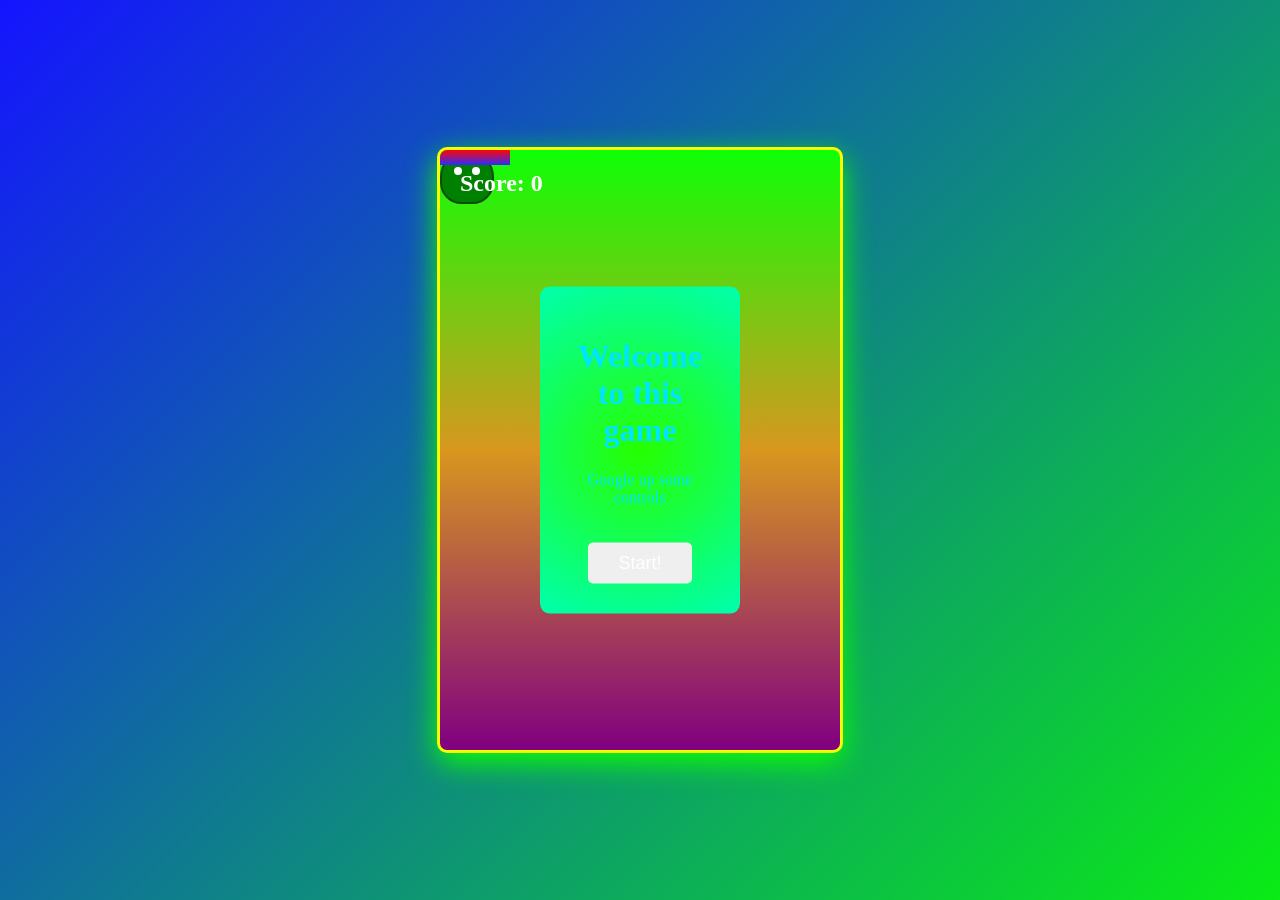
<file: games/doodle_jump/index.html>
<!DOCTYPE html>
<html lang="en">
<head>
    <meta charset="UTF-8">
    <meta name="viewport" content="width=device-width, initial-scale=1.0">
    <title>Document</title>
    <link rel = "stylesheet" href = "styles.css">
    <script src="script.js" defer></script>

</head>
<body>
    <div id = "gameContainer">
        <div id = "score">Score: 0</div>
        <div id = "player"></div>
        <div id="gameOver">
            <h1>Game Over!</h1>
            <button onclick="startGame()">Redeem Yourself! </button>
        </div>

        <div id = "startscreen">
            <h1>Welcome to this game </h1>
            <p> Google up some controls</p>
            <button onclick="startGame()">Start!</button>
        </div>
        <div class="platform"></div>

        <img src="../../Zombie_PvZ.webp" width="500" id="zombo">
    
    </div>
</body>
</html>
</file>
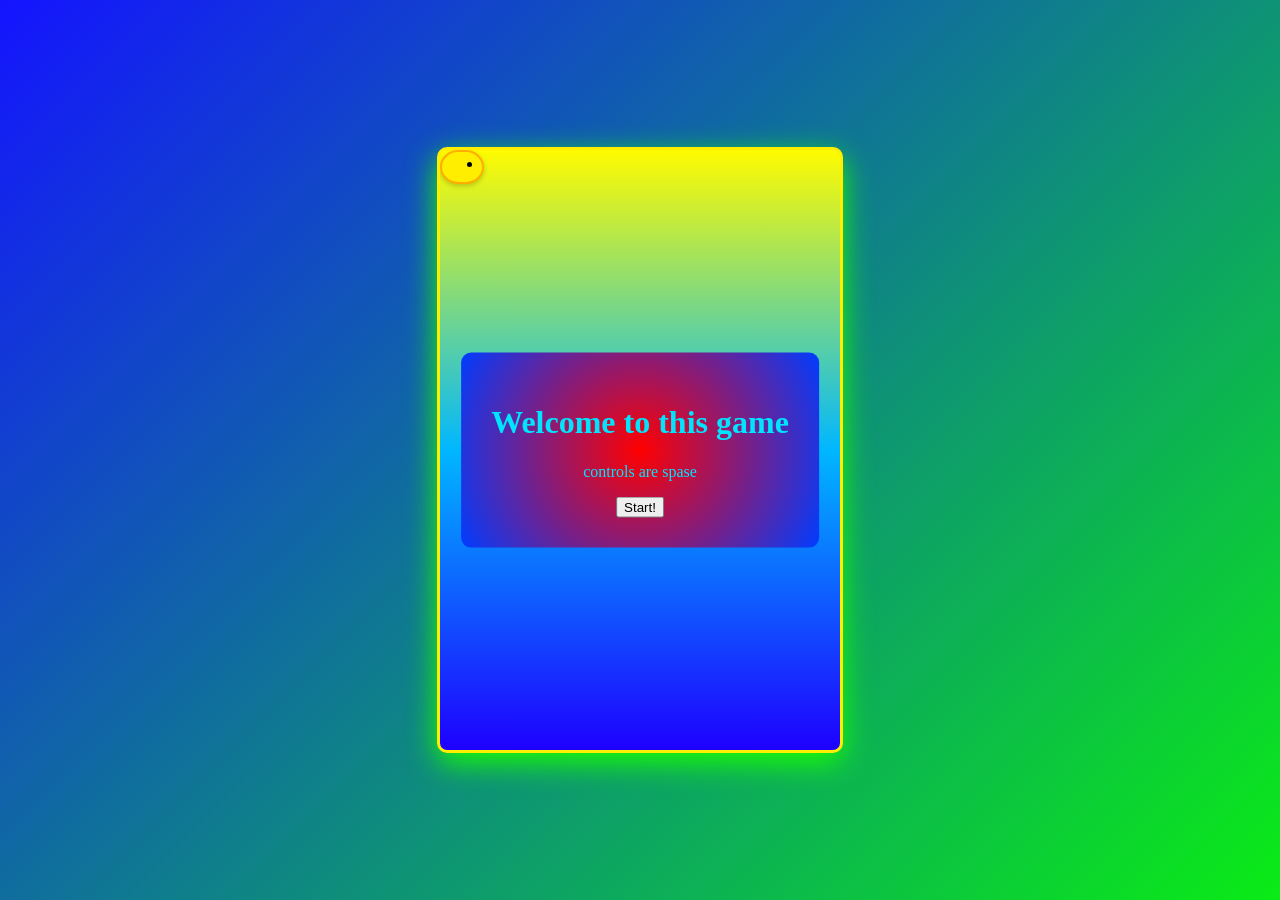
<file: games/flappy_bird/index.html>
<!DOCTYPE html>
<html lang="en">
<head>
    <meta charset="UTF-8">
    <meta name="viewport" content="width=device-width, initial-scale=1.0">
    <link href="./styles.css" rel="stylesheet">
    <script src="./script.js" defer></script>
    <title>Document</title>
</head>
<body>
    

    <div id="gameContainer">    
        <div id="bird"></div>
    </div>

    <div id="gameOver">
            <h1>Game Over!</h1>
            <p>Your Score: <span id="finalScore">0</span> </p>
            <button onclick="startGame()">Redeem Yourself! </button>
        </div>
    <div id = "startscreen">
        <h1>Welcome to this game </h1>
        <p> controls are spase</p>
        <button onclick="startGame()">Start!</button>
    </div>

</body>
</html>
</file>
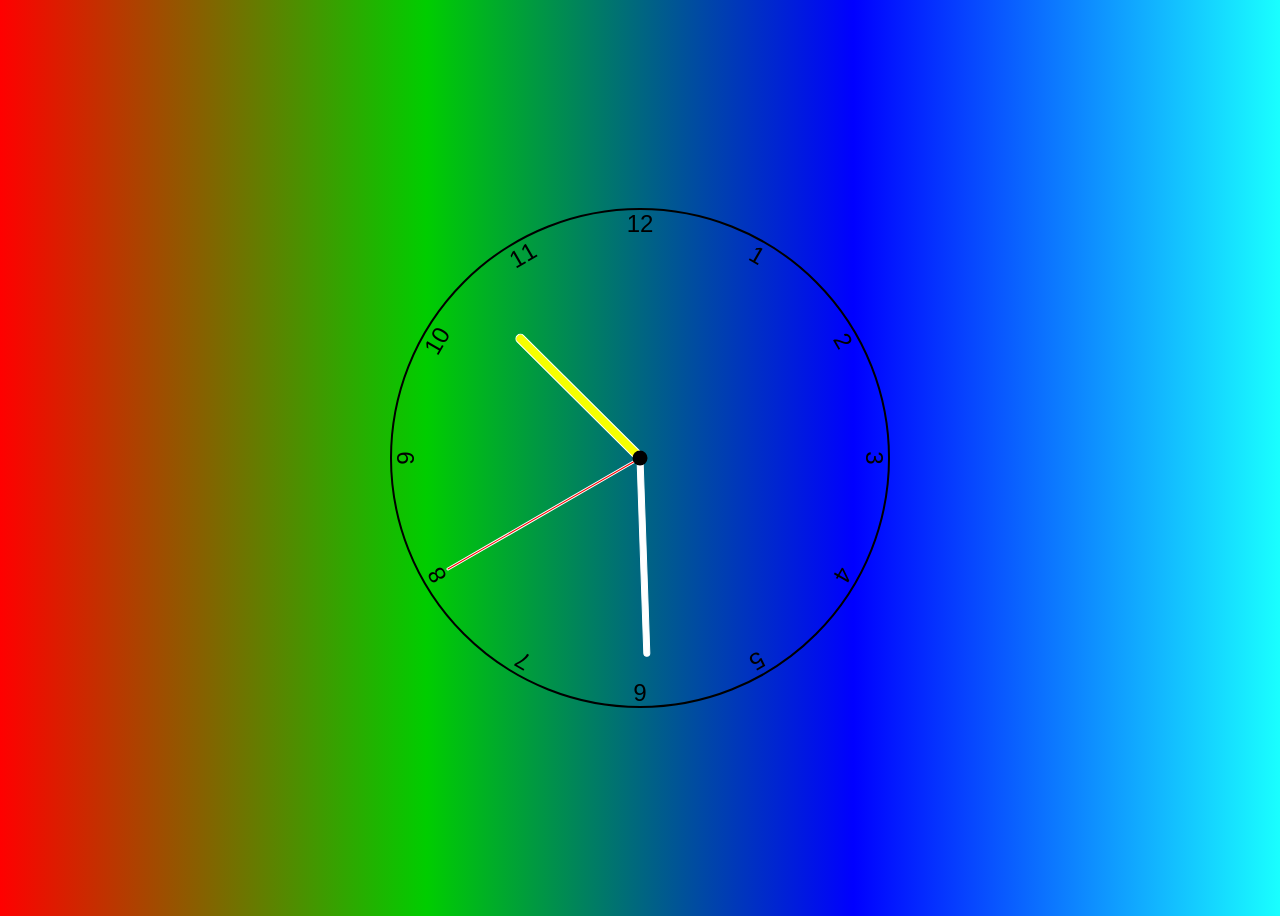
<file: clockindex.html>
<!DOCTYPE html><!--It is an "information" to the browser about what document type to expect.//-->
<html lang="en"> <!--  specifies the language code of the page meaning en or English is used for all the text on the page //-->
<head>
  <link href="clockstyles.css" rel="stylesheet"> <!--linking the stysheet//-->
  <script defer src="clockscript.js"></script> <!--linking the JavaScript file//-->
  <title>Clock</title>
</head>




<body>
  <div class="clock">
    <div class="hand hour" data-hour-hand></div> <!--defining the hands of the clock- HOUR//-->
    <div class="hand minute" data-minute-hand></div><!--defining the hands of the clock- MINIUTE//-->
    <div class="hand second" data-second-hand></div><!--defining the hands of the clock- SECONDS//-->
    <div class="number number1">1</div><!--defining the numbers for the clock//-->
    <div class="number number2">2</div>
    <div class="number number3">3</div>
    <div class="number number4">4</div>
    <div class="number number5">5</div>
    <div class="number number6">6</div>
    <div class="number number7">7</div>
    <div class="number number8">8</div>
    <div class="number number9">9</div>
    <div class="number number10">10</div>
    <div class="number number11">11</div>
    <div class="number number12">12</div>
  </div>
</body>
</html>
</file>
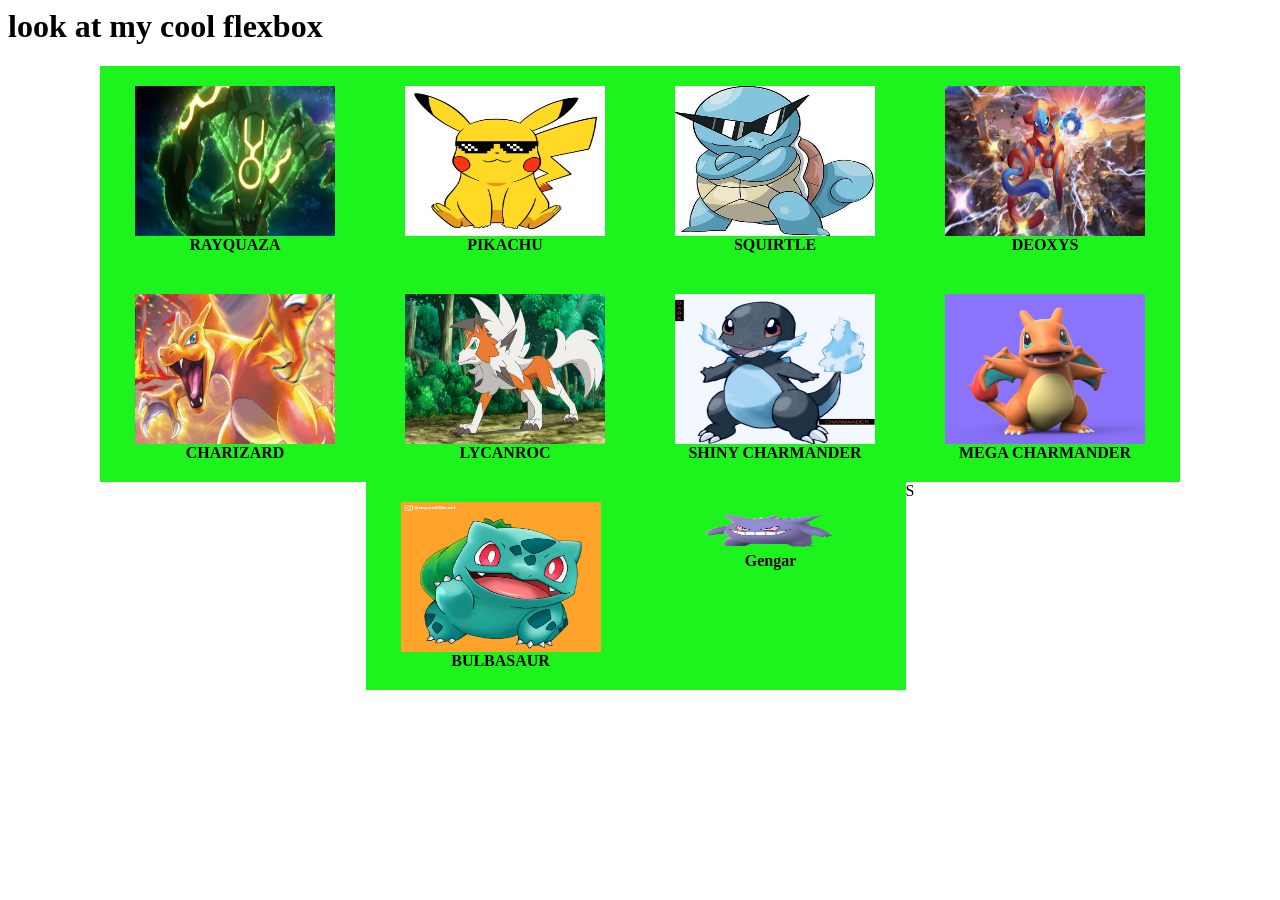
<file: gallery.html>
<html>
     <head>
        <link rel="stylesheet" href="gallery.css">
     </head>
     <body>
        <h1> look at my cool flexbox </h1>
        <div class="flexbox-container">
            <div class="red-box"><img src="resize.webp" width="200" height="150"> <b>RAYQUAZA</b>  </div>
            <div><img src="pikachu.jpg" width="200"height="150"><b>PIKACHU</b></div>
            <div><img src="squirtle.jpg" width="200"height="150"><b>SQUIRTLE</b></div>
            <div><img src="deoxys.jpg" width="200"height="150"><b>DEOXYS</b></div>
            <div><img src="charizard_ex.jpg" width="200"height="150"><b>CHARIZARD</b></div>
            <div><img src="Ash_Lycanroc.webp" width="200"height="150"><b>LYCANROC</b></div>
            <div><img src="blackmander.jpg" width="200"height="150"><b>SHINY CHARMANDER</b></div>
            <div><img src="babyMegaMander.jpg" width="200"height="150"><b>MEGA CHARMANDER</b></div>
            <div><img src="bulbasaur.png" width="200"height="150"><b>BULBASAUR</b></div>
            <div><img src="Gengar.webp" width="200"height="50"><b>Gengar</b></div>
     </body>


</html>S
</file>
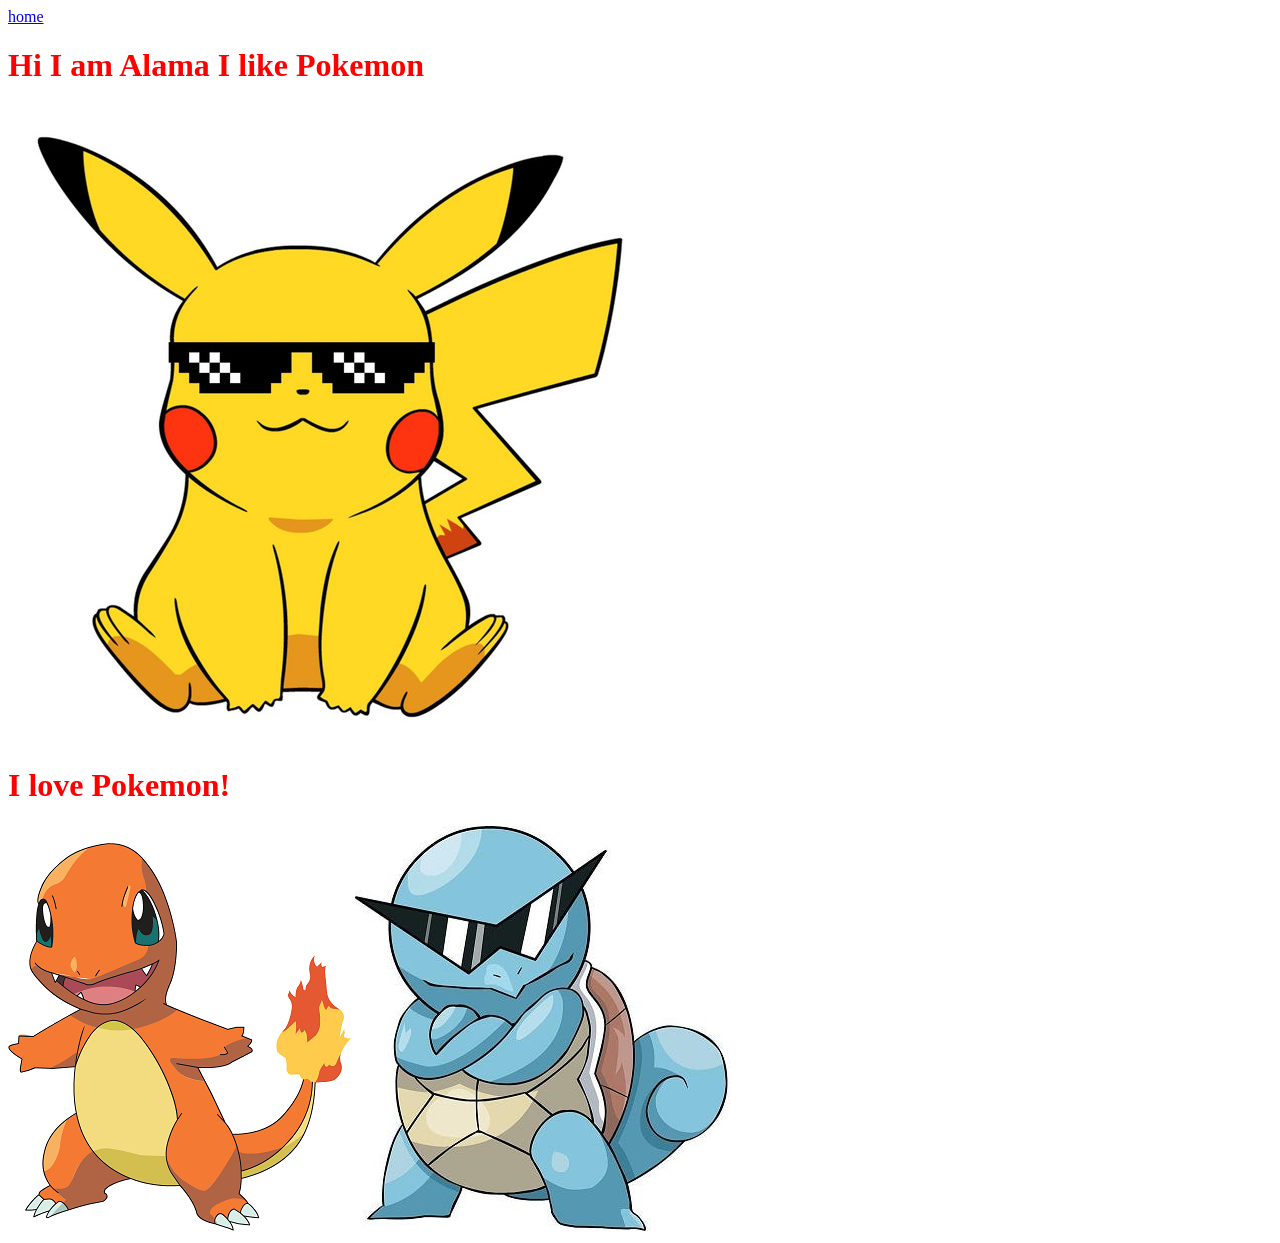
<file: imagesite.html>
<html>

    <head>
        <link href="imagesite.css"  rel="stylesheet">
    </head>
    <body>
        <a href="index.html">home</a>
        <h1>Hi I am Alama I like Pokemon </h1>
        <img src="pikachu.jpg">
        <h1>I love Pokemon!</h1>
        <img src="charmander.png">
        <img src="squirtle.jpg">
 
    </body>
</html>
</file>
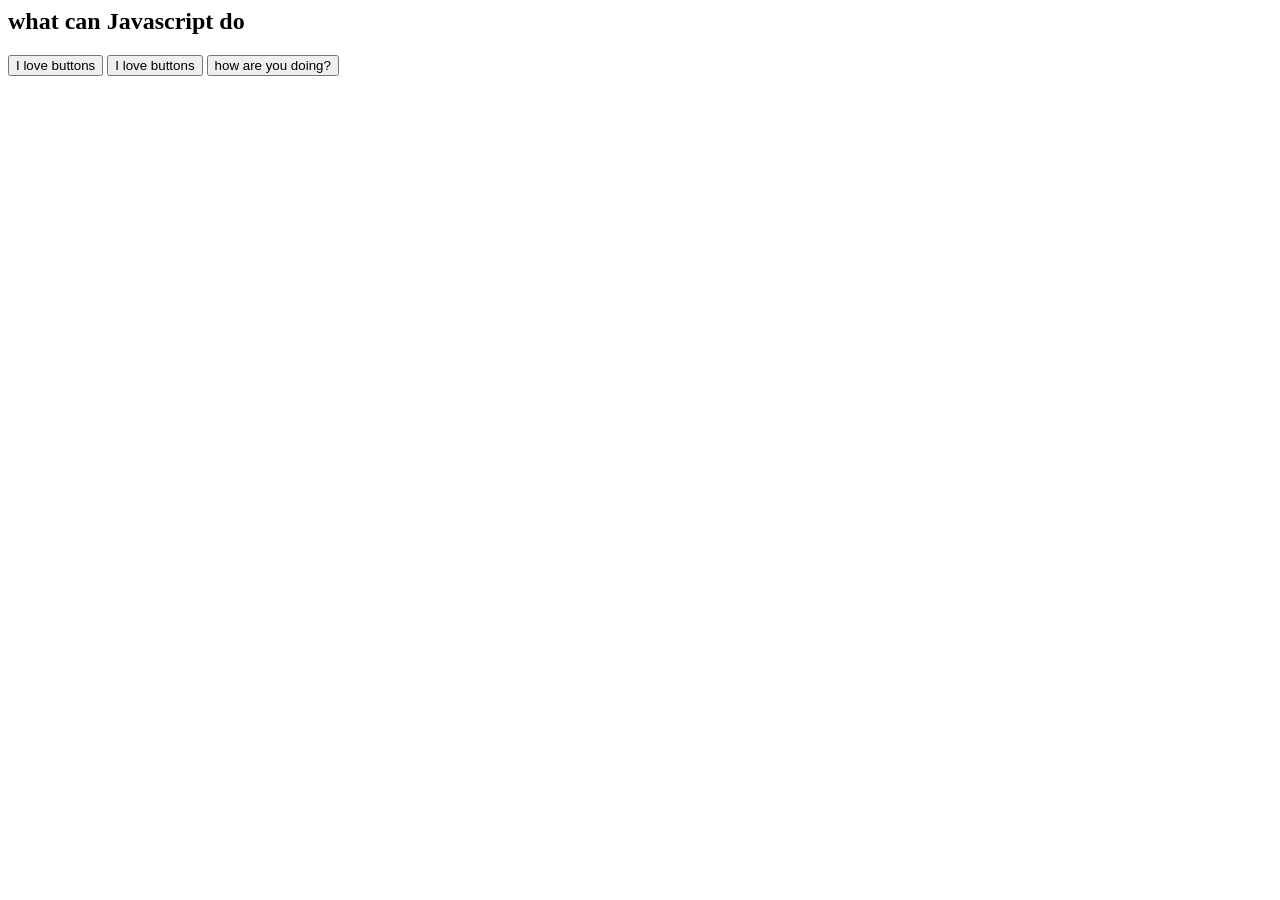
<file: mydigitalclock.html>
<html>
    <body>

        <h2 id="alama">what can Javascript do</h2>
        <h2 id="b" style="display: none";>this is text b</h2>

        <button onclick="document.getElementById('b').style.display ='block' ">I love buttons</button>
        <button onclick="document.getElementById('alama').innerHTML = Date()">I love buttons</button>

        <h2 id="blama" style="display: none";>how are you</h2>
        <button onclick="document.getElementById('blama').style.display ='block'">how are you doing?</button>

    </body>
</html>
</file>
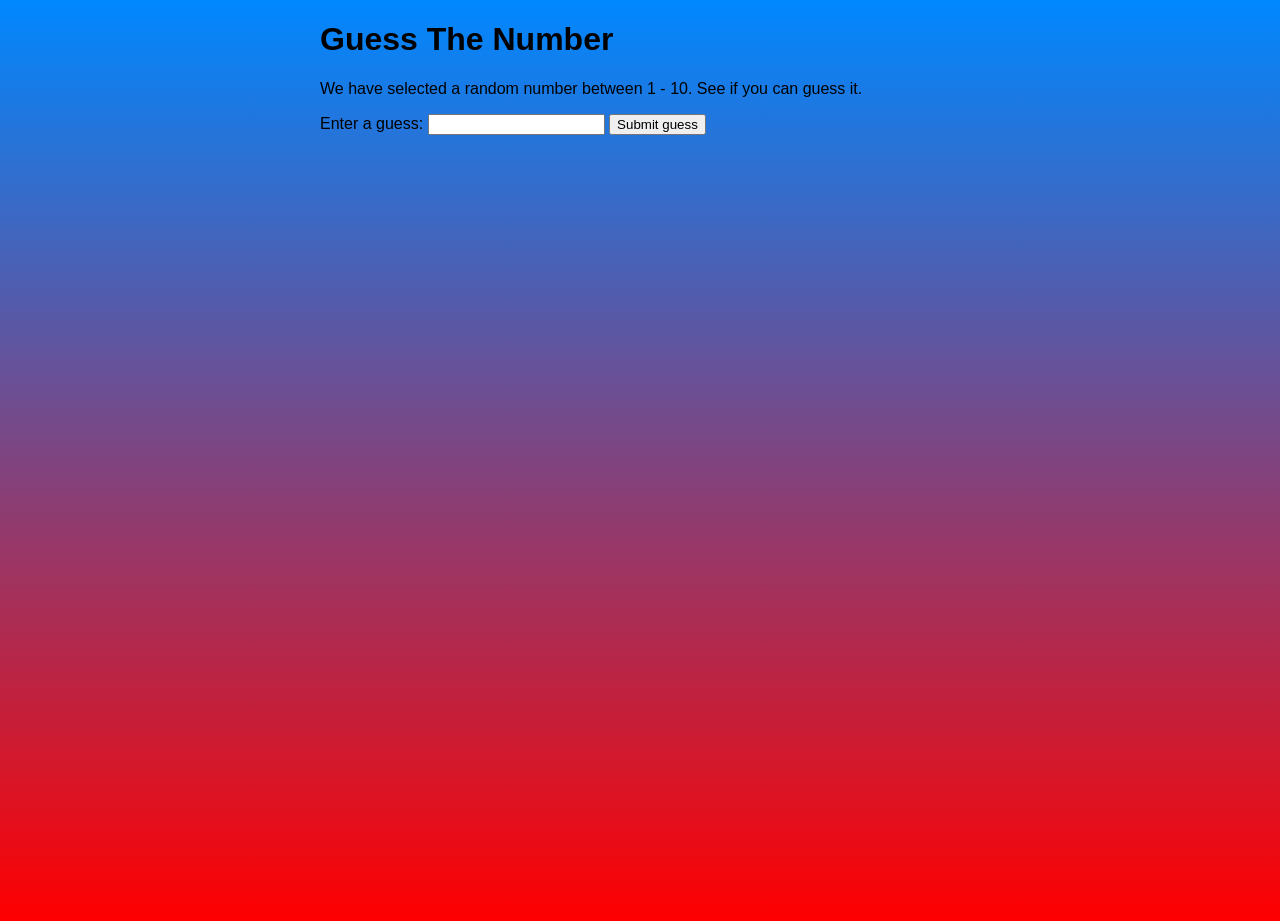
<file: number_guesser.html>
<!DOCTYPE html>
    <head>
        <title>Number Guessing Game</title>
        
        <style>
            html {
            font-family: sans-serif;
            }
            
            body {
            width: 50%;
            max-width: 800px;
            margin: 0 auto;
            min-height: 100vh;
            background-image: linear-gradient(to bottom, rgb(0, 136, 255),red);
            background-repeat: no-repeat;


            #plant {
                position: absolute;
                top: 50%;
                left: 50%;
                transform: translate(-50%, -50%);
                z-index: 1000;
                display: none;
            }
        }
        
        </style>

        <img src="./peashooter.png" width="1000" id="plant">
    </head>
    
    <body>
        <h1>Guess The Number</h1>
        
        <p>We have selected a random number between 1 - 10.
        See if you can guess it.</p>
        
        <div class="form">
        <label for="guessField">Enter a guess: </label>
        <input type="text" id="guessField" class="guessField">
        <input type="submit" value="Submit guess" class="guessSubmit" id="submitguess">
        </div>
        <script type="text/Javascript">
        const jumpscare = document.getElementById('plant');
        //1.  add the script tag that will tell the browser we are going to use Javascript.
        
        
        // 2. Create a variable named y and assign the following value:  Math.floor(Math.random() * 10 + 1)
        var answer = Math.floor(Math.random() * 10 + 1);
        
        // 3. create one more variable that will keep track of the number of guesses. Name it guess and set the value to 1.
        var guessCount = 1;
        
        //4. add the following line of code:
        document.getElementById("submitguess").onclick = function () {
            var guess = document.getElementById("guessField").value;
            if(guess == "plant") {
                jumpscare.style.display = "block";
                setTimeout(() => {
                    jumpscare.style.width = 0;
                }, 100);
                return;
            }
            if (guess==answer)
            {
                alert("congrats ");
            }     
            else if(guess < answer) {
                alert("too low!");
            }
            else if(guess < answer) {
                alert("too low!");
            }else if(guess > answer) {
                alert("too high!");

            }
        } 
        // 5. Create one more variable that will hold the number guessed by user
        
        //6. Using conditional statements and the lines of code bellow create the logic to check if the user guessed correctly:
        
        //7. Close the script tag.
        </script>
    
    
    






    






    
    </body>
</html>
</file>
<file: games/doodle_jump/styles.css>
body {
    margin: 0;
    padding: 0;
    display: flex;
    justify-content: center;
    align-items: center;
    min-height: 100vh;
    background: linear-gradient(135deg, rgb(20, 20, 255) 0%, rgb(10, 236, 21) 100%);
}
#gameContainer {
    position: relative;
    width: 400px;
    height: 600px;
    background: linear-gradient(to bottom, rgb(14, 255, 6) 0%, rgb(216, 151, 31) 50%, purple 100%);
    border: 3px solid #f6ff00;
    border-radius: 10px;
    overflow: hidden;
    box-shadow: 0 10px 30px rgb(13, 255, 0);



}
#player {
    position: absolute;
    width: 50px;
    height: 50px;
    background: green;
    border-radius: 50% 50% 40% 40%;
    border: 2px solid rgb(12, 75, 12);
}
#player::before,
#player::after {
    content: "";
    position: absolute;
    width: 8px;
    height: 8px;
    background: white;
    border-radius: 50%;
    top: 15px;
}
#player::before {
left: 12px;
}
#player::after {
right: 12px;
}
.platform {
    position: absolute;
    width: 70px;
    height: 15px;
    background: linear-gradient(to bottom, rgb(255, 4, 4), rgb(44, 44, 255));
}
.breaking-platform {
    position: absolute;
    width:70px;
    height:15px;
    background:rgb(255, 23, 23);
    border-radius: 30%;
    border: 2px solid #6fff00;


}

.bouncy-platform{
    position: absolute;
    width:70px;
    height:15px;
    border: 2px solid #14ff6a;
}



.death-platform{
    position: absolute;
    width:30px;
    height:15px;
    border: 2px solid #0400ff;
    background: rgb(0, 0, 0);
}




.breaking-platform.breaking {
    background-color: #ff0000fd;
    opacity: 0.5;
    transition:opacity 0.3s ease, transform 0.3s ease;
    transform: scale(0.8);

    animation: crackPlatform 0.3s forwards;
}


#score {
    position: absolute;
    top:20px;
    left:20px;
    font-size:24px;
    font-weight:bold;
    color:#ffffff;
    z-index:100;
}
#startscreen{
    position: absolute;
    top:50%;
    left:50%;
    transform:translate(-50%,-50%);
    text-align: center;
    padding: 30px;
    background:radial-gradient(circle,rgb(38, 255, 0) 0%, rgb(0, 255, 174) 100%);
    color:#00e5ff;
    border-radius: 10px;
    box-shadow:10px;
}

#gameOver {
    position: absolute;
    top: 50%;
    left: 50%;
    transform: translate(-50%, -50%);
    text-align: center;
    display: none;
    background: white;
    padding:30px;
    border-radius: 10px;
    box-shadow: 0 5px 20px rgba(0,0,0,.3);
    z-index: 100;
}

#gameOver h2 {
    margin: 0 0 10px 0;
    color: #333;
}

#gameOver button {
    margin-top: 20px;
    padding: 10px 30px;
    font-size: 18px;
    background: #4CAF50;
    color: white;
    border:none;
    border-radius: 5px;
    cursor: pointer;
}

#gameOver button:hover {
    background: #45a049;
}


#startscreen button {
    margin-top: 20px;
    padding: 10px 30px;
    font-size:18px;
    background:S#00ffea;
    color:white;
    border: none;
    border-radius:5px;
    cursor:pointer;
}

#startscreen button:hover {
    background:#ff0000
}







@keyframes crackPlatform {
    0% {transform: scale(1); opacity: 1;}
    50% {transform: scale(.95) rotate(2deg); opacity: .7;}
    100% {transform: scale(.9) rotate(-2deg); opacity: 0;}
}
#zombo {
    position: absolute;
    top: 65%;
    left: 60%;
    transform: translate(-50%, -50%);
    z-index: 1000;
    display: none;
}
</file>
<file: games/flappy_bird/styles.css>
body {
    margin: 0;
    padding: 0;
    display: flex;
    justify-content: center;
    align-items: center;
    min-height: 100vh;
    background: linear-gradient(135deg, rgb(20, 20, 255) 0%, rgb(10, 236, 21) 100%);
}

#gameContainer {
    position: relative;
    width: 400px;
    height: 600px;
    background: linear-gradient(to bottom, rgb(255, 251, 0) 0%, rgb(0, 183, 255) 50%, rgb(30, 0, 255) 100%);
    border: 3px solid #ffee00;
    border-radius: 10px;
    overflow: hidden;
    box-shadow: 0 10px 30px rgb(26, 255, 0);
}
#bird {position: absolute;
  width: 40px;  
  height: 30px;
  background-color: #ffee00;
    border-radius: 50% 50% 50% 50% / 60% 60% 60% 60%;
    border: 2px solid #ffae00;
    box-shadow: 0 2px 5px rgba(0,0,0,0.2);
}

#bird::after {
    content: '';
    position: absolute;
    width: 5px;
    height: 5px;
    background: black;
    border-radius: 50%;
    top:10px;
    right:10px;  

}

#startscreen{
    position: absolute;
    top:50%;
    left:50%;
    transform:translate(-50%,-50%);
    text-align: center;
    padding: 30px;
    background:radial-gradient(circle,rgb(255, 0, 0) 0%, rgb(0, 60, 255) 100%);
    color:#00e5ff;
    border-radius: 10px;
    box-shadow:10px;
}


.pipe {
    position: absolute;
    width: 60px;
    background: linear-gradient(to bottom, rgb(1, 54, 1), rgb(40, 70, 88));
    border: 2px solid black;
}

#gameOver {
    display: none;
    
}
</file>
<file: clockstyles.css>
*, *::after, *::before {
  box-sizing: border-box;

  font-family: Gotham Rounded, sans-serif;
}


body {
  background: linear-gradient(to right, rgb(255, 0, 0), rgb(0, 205, 0), blue, rgb(25, 255, 255));
  display: flex;
  justify-content: center;
  align-items: center;
  min-height: 100vh; 
  overflow: hidden;
   
}


.clock {
  width: 500px;
  height: 500px;
  background-color: linear-gradient(rgba(51, 255, 0, 0.8),    rgb(10, 10, 250));

  border-radius: 50%;
  border: 2px solid black;
  position: relative;
}


.clock .number {
  --rotation: 0;
  position: absolute;
  width: 100%;
  height: 100%;
  text-align: center;
  transform: rotate(var(--rotation));  
  font-size: 1.5rem;
}
.clock .number1 { --rotation: 30deg; }
.clock .number2 { --rotation: 60deg; }
.clock .number3 { --rotation: 90deg; }
.clock .number4 { --rotation: 120deg; }
.clock .number5 { --rotation: 150deg; }
.clock .number6 { --rotation: 180deg; }
.clock .number7 { --rotation: 210deg; }
.clock .number8 { --rotation: 240deg; }
.clock .number9 { --rotation: 270deg; }
.clock .number10 { --rotation: 300deg; }
.clock .number11 { --rotation: 330deg; }




.clock .hand {
  --rotation: 0;
  position: absolute;
  bottom: 50%;
  left: 50%;
  border: 1px solid white;
  border-top-left-radius: 10px;
  border-top-right-radius: 10px;
  transform-origin: bottom;
  z-index: 10;
  transform: translateX(-50%) rotate(calc(var(--rotation) * 1deg));
}


.clock::after {   
  content: '';
  position: absolute;
  background-color: black;
  z-index: 11;
  width: 15px;
  height: 15px;
  top: 50%;
  left: 50%;
  transform: translate(-50%, -50%);
  border-radius: 50%;
}


.clock .hand.second {
  width: 3px;
  height: 45%;
  background-color: red;
}


.clock .hand.minute { 
  width: 7px;
  height: 40%;
  background-color: rgb(255, 255, 255);
}


.clock .hand.hour { 
  width: 10px;
  height: 35%;
  background-color: rgb(246, 255, 0);
}
</file>
<file: gallery.css>
.flexbox-container {
    display: flex;
    flex-wrap: wrap;
    background-color:color rgb(9, 9, 219);
    text-align: center;
    justify-content: center;
}

.flexbox-container > div {
    background-color: rgb(29, 244, 29);
    border: 20px #f60505;
    padding:20px;
    max-width: 230;
}
</file>
<file: imagesite.css>
h1 {
     color: red; 
    }
</file>
